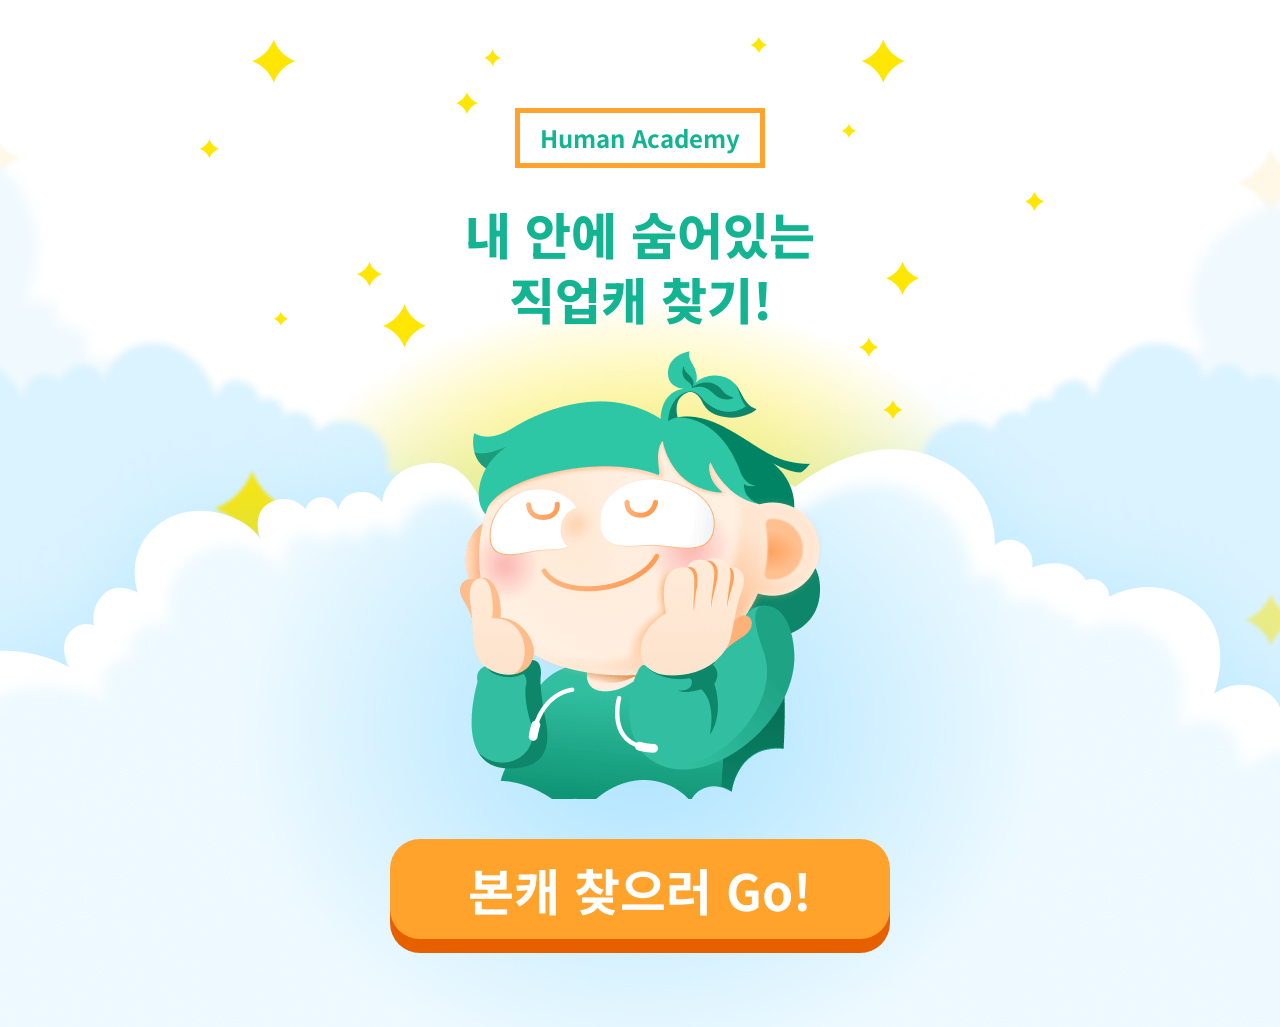
<file: index.html>
<!DOCTYPE html>
<html lang="ko">
<head>
  <meta charset="UTF-8">
  <meta name="viewport" content="width=device-width, initial-scale=1.0">
  <!-- Google Fonts (Noto Sans KR 추천) -->
  <link href="https://fonts.googleapis.com/css2?family=Noto+Sans+KR&display=swap" rel="stylesheet">
  <link rel="stylesheet" href="./css/common.css">
  <link rel="icon" href="./favicon.ico">
  <title>MBTI</title>
</head>
<body>
  <h2 class="page_subtitle">
    Human Academy
  </h2>
  <h1 class="page_title">
    내 안에 숨어있는 <br>
    직업캐 찾기!
  </h1>
  <img src="./images/main_character.png" alt="캐릭터" class="character">
  <a href="./question.html" class="btn btn_orange">
    본캐 찾으러 Go!
  </a>
  
</body>
</html>
</file>
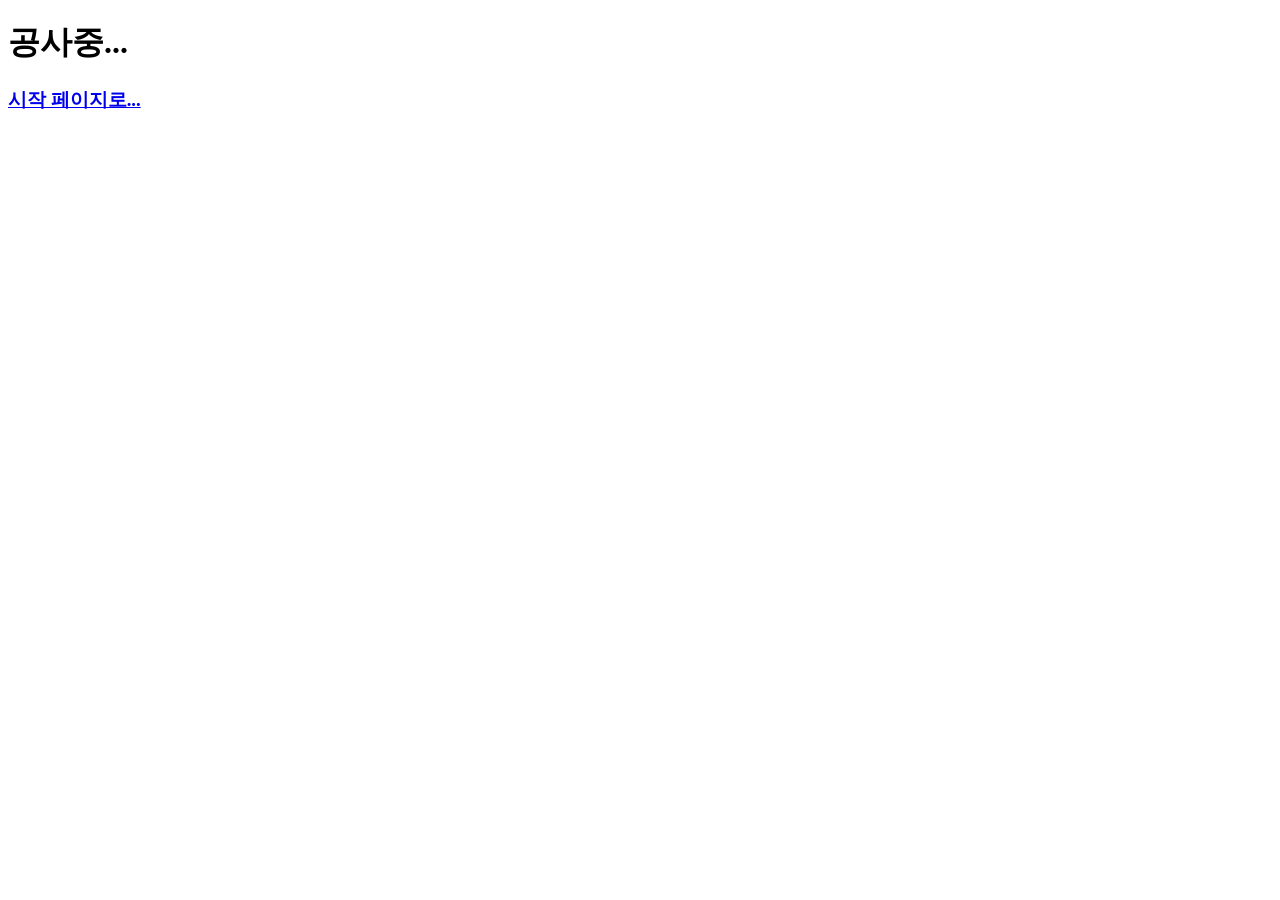
<file: lecture.html>
<!DOCTYPE html>
<html lang="ko">
<head>
  <meta charset="UTF-8">
  <meta name="viewport" content="width=device-width, initial-scale=1.0">
  <title>Document</title>
</head>
<body>
  <h1>공사중...</h1>
  <h3><a href="./index.html">시작 페이지로...</a></h3>
</body>
</html>
</file>
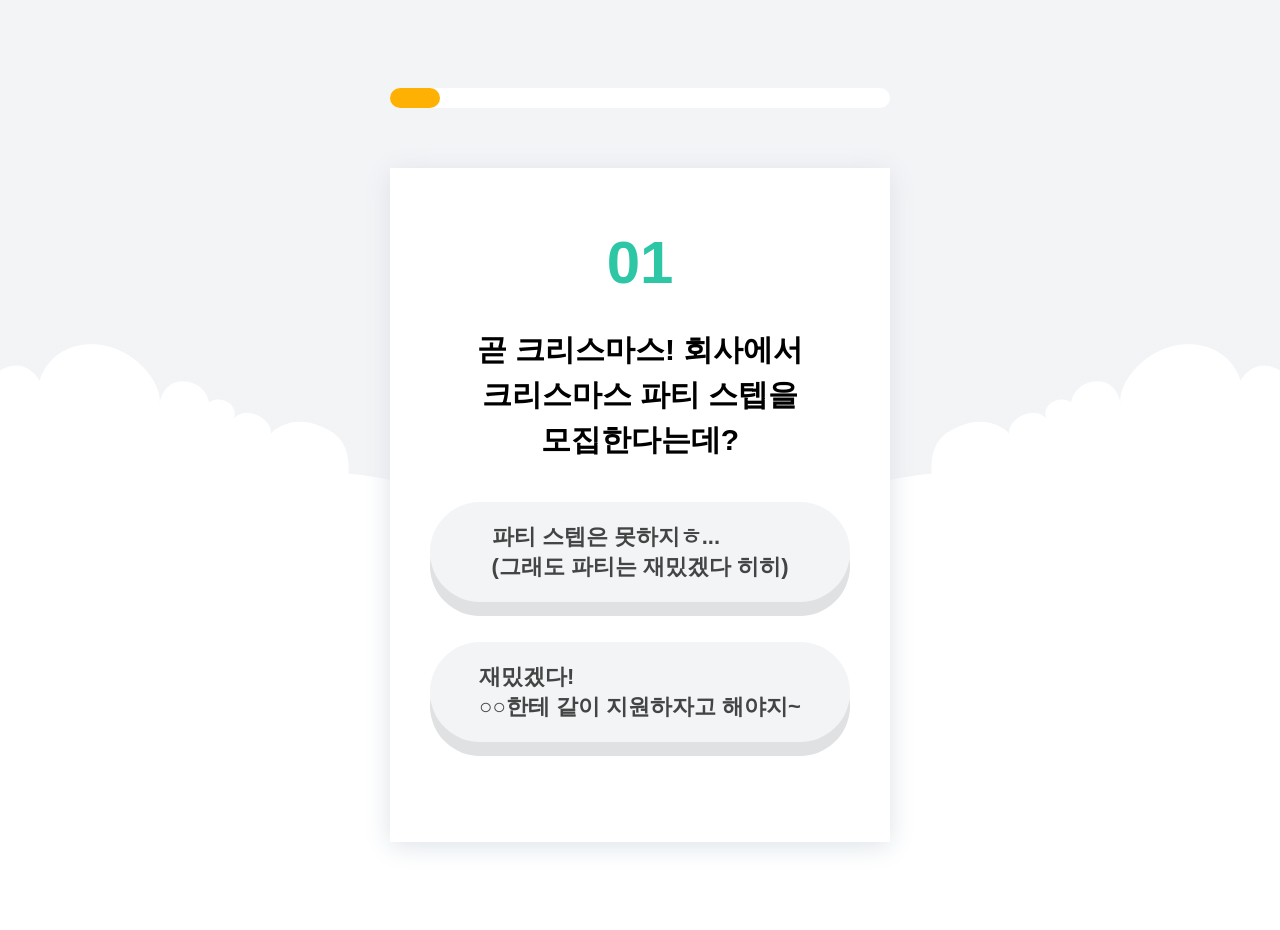
<file: question.html>
<!DOCTYPE html>
<html lang="ko">
<head>
  <meta charset="UTF-8">
  <meta name="viewport" content="width=device-width, initial-scale=1.0">
  <link rel="stylesheet" href="./css/common.css">
  <link rel="stylesheet" href="./css/question.css">
  <link rel="icon" href="./favicon.ico">
  <script type="module" defer src="./js/question.js"></script>
  <title>Question</title>
</head>
<body>
  <div class="progress">
    <div class="value"></div>
  </div>
  <div class="question_box">
    <div class="number">여기에 번호 들어감.</div>
    <div class="question">곧 크리스마스! 회사에서 크리스마스 파티 스텝을 모집한다는데?</div>
    <div class="btn btn_gray choice choice1">파티 스텝은 못하지</div>
    <div class="btn btn_gray choice choice2">재밌겠다!</div>
  </div>
</body>
</html>
</file>
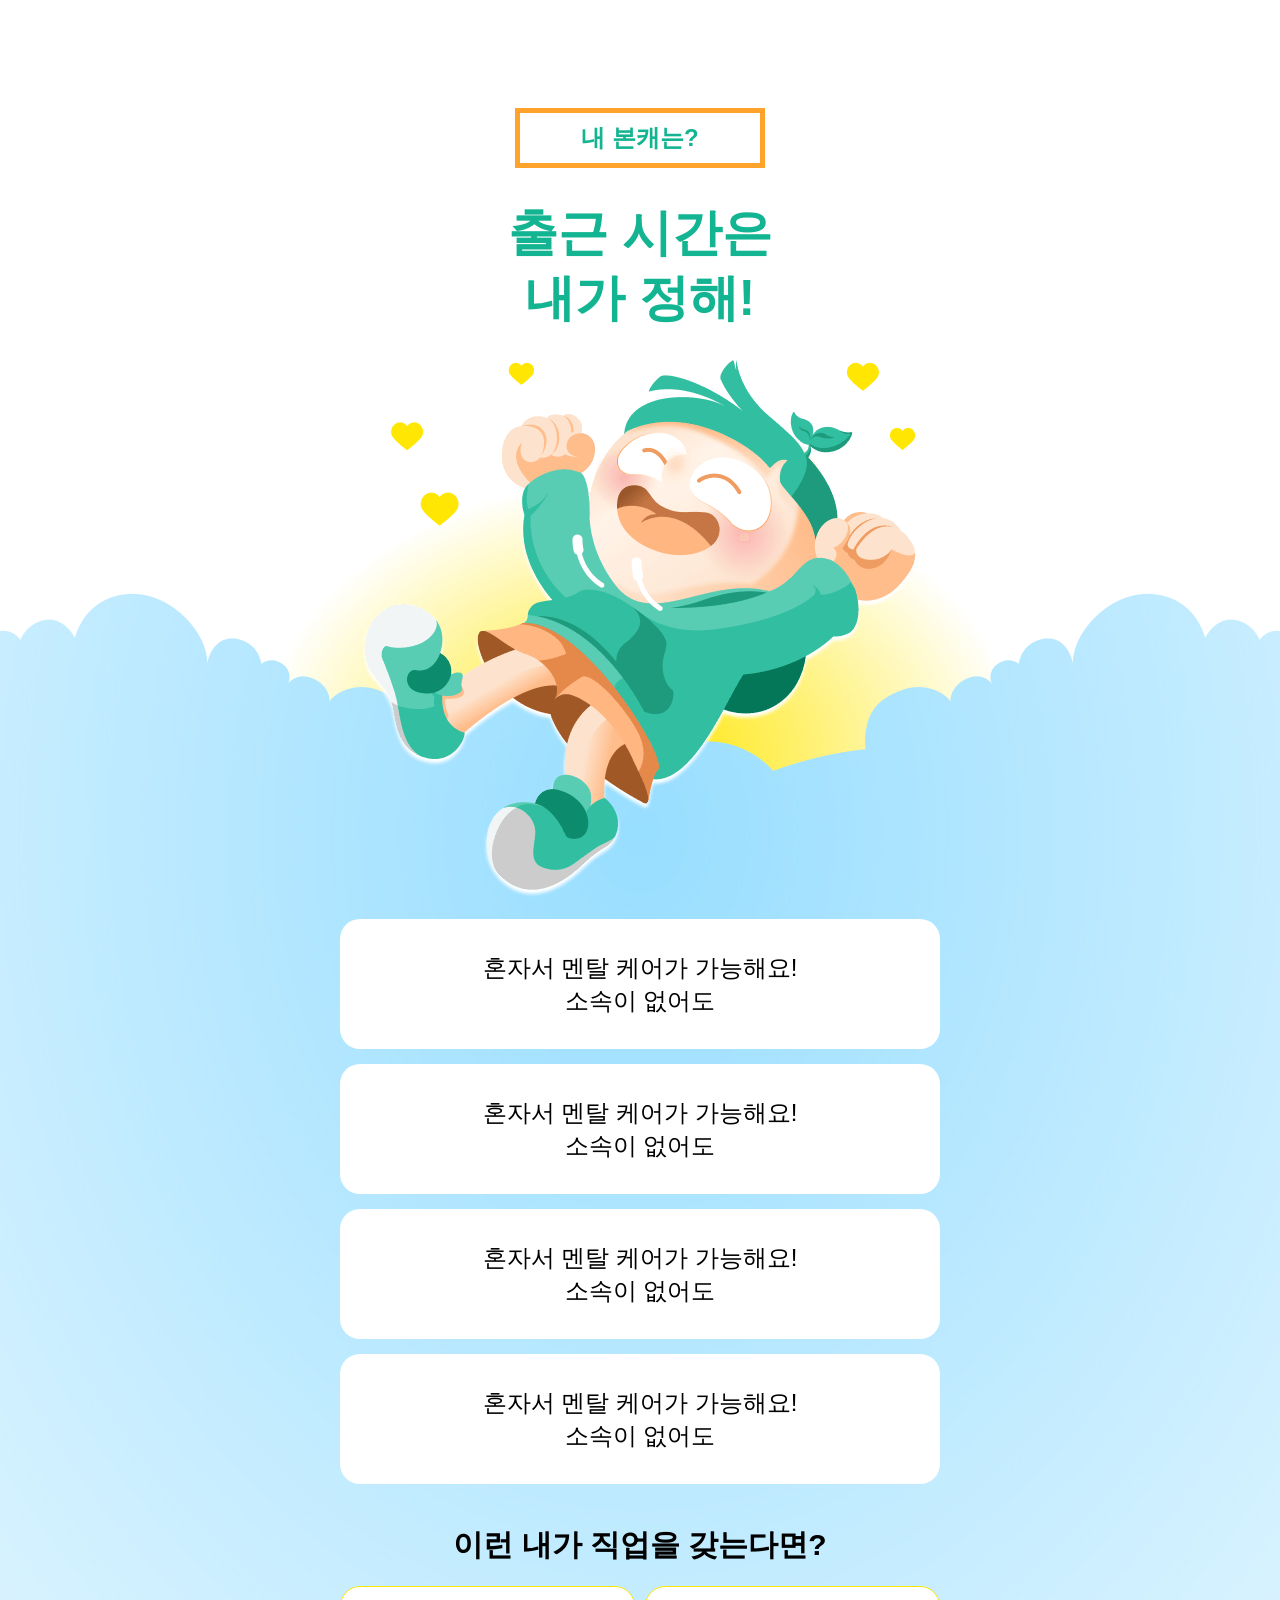
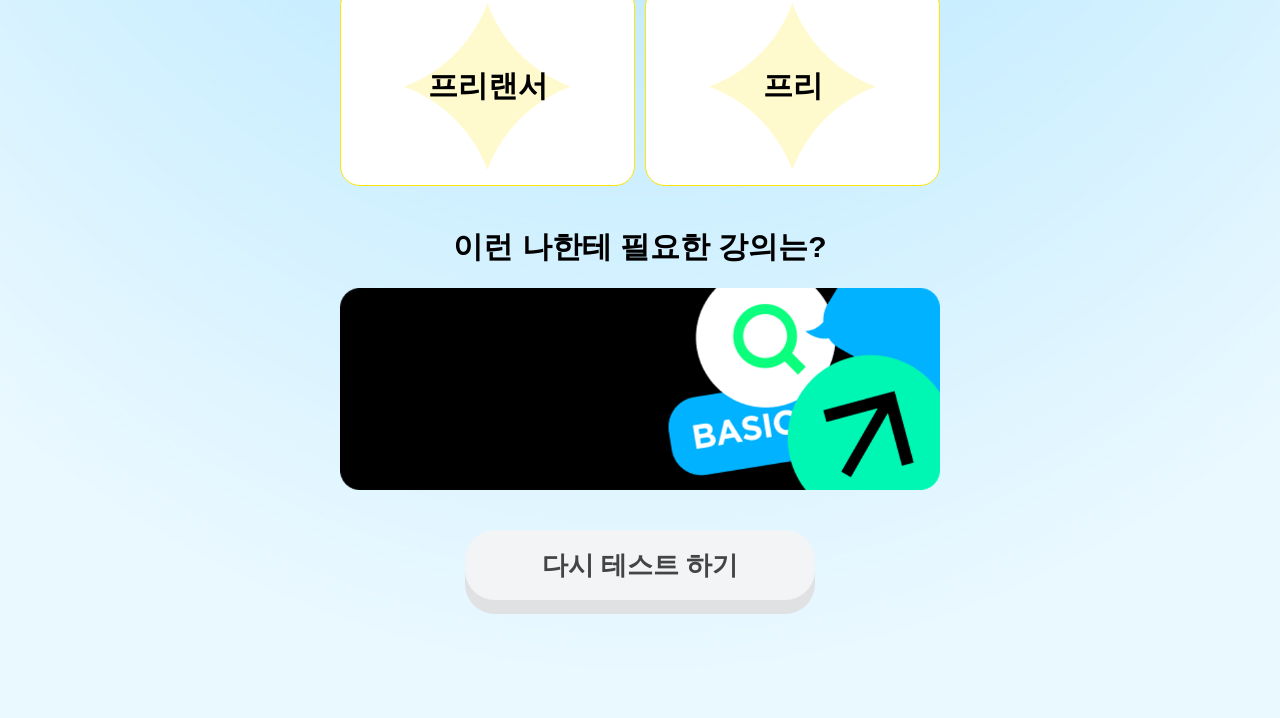
<file: result.html>
<!DOCTYPE html>
<html lang="ko">
<head>
  <meta charset="UTF-8">
  <meta name="viewport" content="width=device-width, initial-scale=1.0">
  <link rel="stylesheet" href="./css/common.css">
  <link rel="stylesheet" href="./css/result.css">
  <link rel="icon" href="./favicon.ico">
  <script type="module" defer src="./js/result.js"></script>
  <title>Result</title>
</head>
<body>
  <h2 class="page_subtitle">내 본캐는?</h2>
  <h1 class="page_title">
    출근 시간은<br>내가 정해!
  </h1>
  <img src="./images/result_character1.png" alt="캐릭터" class="character" >
  <div class="result">
    <div class="box">혼자서 멘탈 케어가 가능해요!<br>소속이 없어도</div>
    <div class="box">혼자서 멘탈 케어가 가능해요!<br>소속이 없어도</div>
    <div class="box">혼자서 멘탈 케어가 가능해요!<br>소속이 없어도</div>
    <div class="box">혼자서 멘탈 케어가 가능해요!<br>소속이 없어도</div>
  </div>
  <div class="result">
    <h3>이런 내가 직업을 갖는다면?</h3>
    <div class="jobs">
      <div class="job">프리랜서</div>
      <div class="job">프리</div>
    </div>
  </div>
  <div class="result">
    <h3>이런 나한테 필요한 강의는?</h3>
    <a href="" target="_blank" class="lecture">
      <img src="./images/result_lecture1.png" alt="강의">
    </a>
  </div>
  <a href="./index.html" class="btn btn_gray btn_small">다시 테스트 하기</a>
</body>
</html>
</file>
<file: css/common.css>
body {
  font-family: 'Noto Sans KR', sans-serif;
  background-image: url("../images/main_bg.jpg");
  background-position: top center;
  background-repeat: no-repeat;
  padding-top: 80px;
  padding-bottom: 80px;
  /* 한글 단어 줄바꿈 */
  word-break: keep-all;
}

img {
  display: block;
}

.page_title {
  font-size: 50px;
  font-weight: 800;
  line-height: 1.3;
  color: #13b491;
  text-align: center;
  margin-bottom: 20px;
}

.page_subtitle {
  width: 240px;
  height: 50px;
  border: 5px solid #ffa32d;
  font-size: 24px;
  font-weight: 700;
  color: #13b491;
  display: flex;
  justify-content: center;
  align-items: center;
  margin-left: auto;
  margin-right: auto;
  margin-bottom: 20px;
}

.character {
  width: 100%;
  max-width: 364px;
  margin-left: auto;
  margin-right: auto;
  margin-bottom: 40px;
}

.btn {
  max-width: 500px;
  height: 100px;
  font-size: 50px;
  font-weight: 700;
  border-radius: 30px;
  text-decoration: none;
  cursor: pointer;
  display: flex;
  align-items: center;
  justify-content: center;
  margin-left: auto;
  margin-right: auto;
  transition: 0.1s;
}

.btn_orange {
  background-color: #ffa32d;
  color: #fff;
  box-shadow: 0 14px 0 #e66000;
}

/* 버튼에 눌림효과 추가 */
.btn_orange:active {
  box-shadow: 0 4px 0 #e66000;
}

.btn_green {
  background-color: #32bfa1;
  color: #fff;
  box-shadow: 0 14px 0 #299a82;
}

/* 버튼에 눌림효과 추가 */
.btn_green:active {
  box-shadow: 0 4px 0 #299a82;
}

.btn_gray {
  background-color: #f2f4f6;
  color: #444;
  box-shadow: 0 14px 0 #dfe1e2;
}

/* 버튼에 눌림효과 추가 */
.btn_gray:active {
  box-shadow: 0 4px 0 #dfe1e2;
}

.btn_small {
  max-width: 350px;
  height: 70px;
  font-size: 26px;
  margin-bottom: 30px;
}
</file>
<file: css/question.css>
body {
  background-image: url(../images/questions_bg.jpg);
  background-position: top center;
  background-repeat: no-repeat;
}

.progress {
  max-width: 500px;
  height: 20px;
  background-color: #fff;
  border-radius: 10px;
  margin-left: auto;
  margin-right: auto;
  margin-bottom: 60px;
}

.progress .value {
  /* 질문 순서에 따라 부모의 크기의 상대적 길이를 갖도록 함 */
  width: 10%;
  height: 20px;
  background-color: #ffb103;
  border-radius: 10px;
  transition: 0.2s;
}

.question_box {
  max-width: 420px;
  background-color: #fff;
  padding-top: 60px;
  padding-bottom: 60px;
  padding-left: 40px;
  padding-right: 40px;
  margin-left: auto;
  margin-right: auto;
  box-shadow: 0 4px 25px #dde2e8;
}

.question_box .number {
  font-size: 60px;
  font-weight: 900;
  color: #2ec7a6;
  margin-bottom: 30px;
  text-align: center;
}

.question_box .question {
  font-size: 30px;
  font-weight: 700;
  line-height: 1.5;
  text-align: center;
  margin-bottom: 40px;
}

.question_box .choice {
  font-size: 22px;
  border-radius: 120px;
  margin-bottom: 40px;
}
</file>
<file: css/result.css>
body{
  background-color: #eaf8ff;
  background-image: url("../images/result_bg.jpg");
  background-position: top center;
  background-repeat: no-repeat;
}
.character{
  width: 100%;
  max-width: 600px;
  margin-left: auto;
  margin-right: auto;
  margin-bottom: 20px;
}
.result{
  max-width: 600px;
  margin-left: auto;
  margin-right: auto;
}
.result .box{
  min-height: 70px;
  background-color: #ffffff;
  margin-bottom: 15px;
  border-radius: 20px;
  display: flex;
  align-items: center;
  justify-content: center;
  font-size: 24px;
  font-weight: 500;
  line-height: 1.4;
  text-align: center;
  padding-top: 30px;
  padding-bottom: 30px;
  padding-left: 10px;
  padding-right: 10px;
}
.result h3{
  font-size: 30px;
  font-weight: 700;
  line-height: 1.4;
  text-align: center;
  margin-top: 40px;
  margin-bottom: 20px;
}
.result .jobs{
  height: 200px;
  /* 요소의 자식 요소는 수평정렬됨. */
  display: flex;
  gap: 10px;
}

.result .job{
  flex: 1;
  background-color: #ffffff;
  background-image: url("../images/result_star.png");
  background-position: center center;
  background-repeat: no-repeat;
  display: flex;
  justify-content: center;
  align-items: center;
  font-size: 30px;
  font-weight: 700;
  line-height: 1.4;
  text-align: center;
  border: 1px solid #ffe603;
  border-radius: 20px;
}
.result .lecture img{
  margin-bottom: 40px;
  width: 100%;
}
</file>
